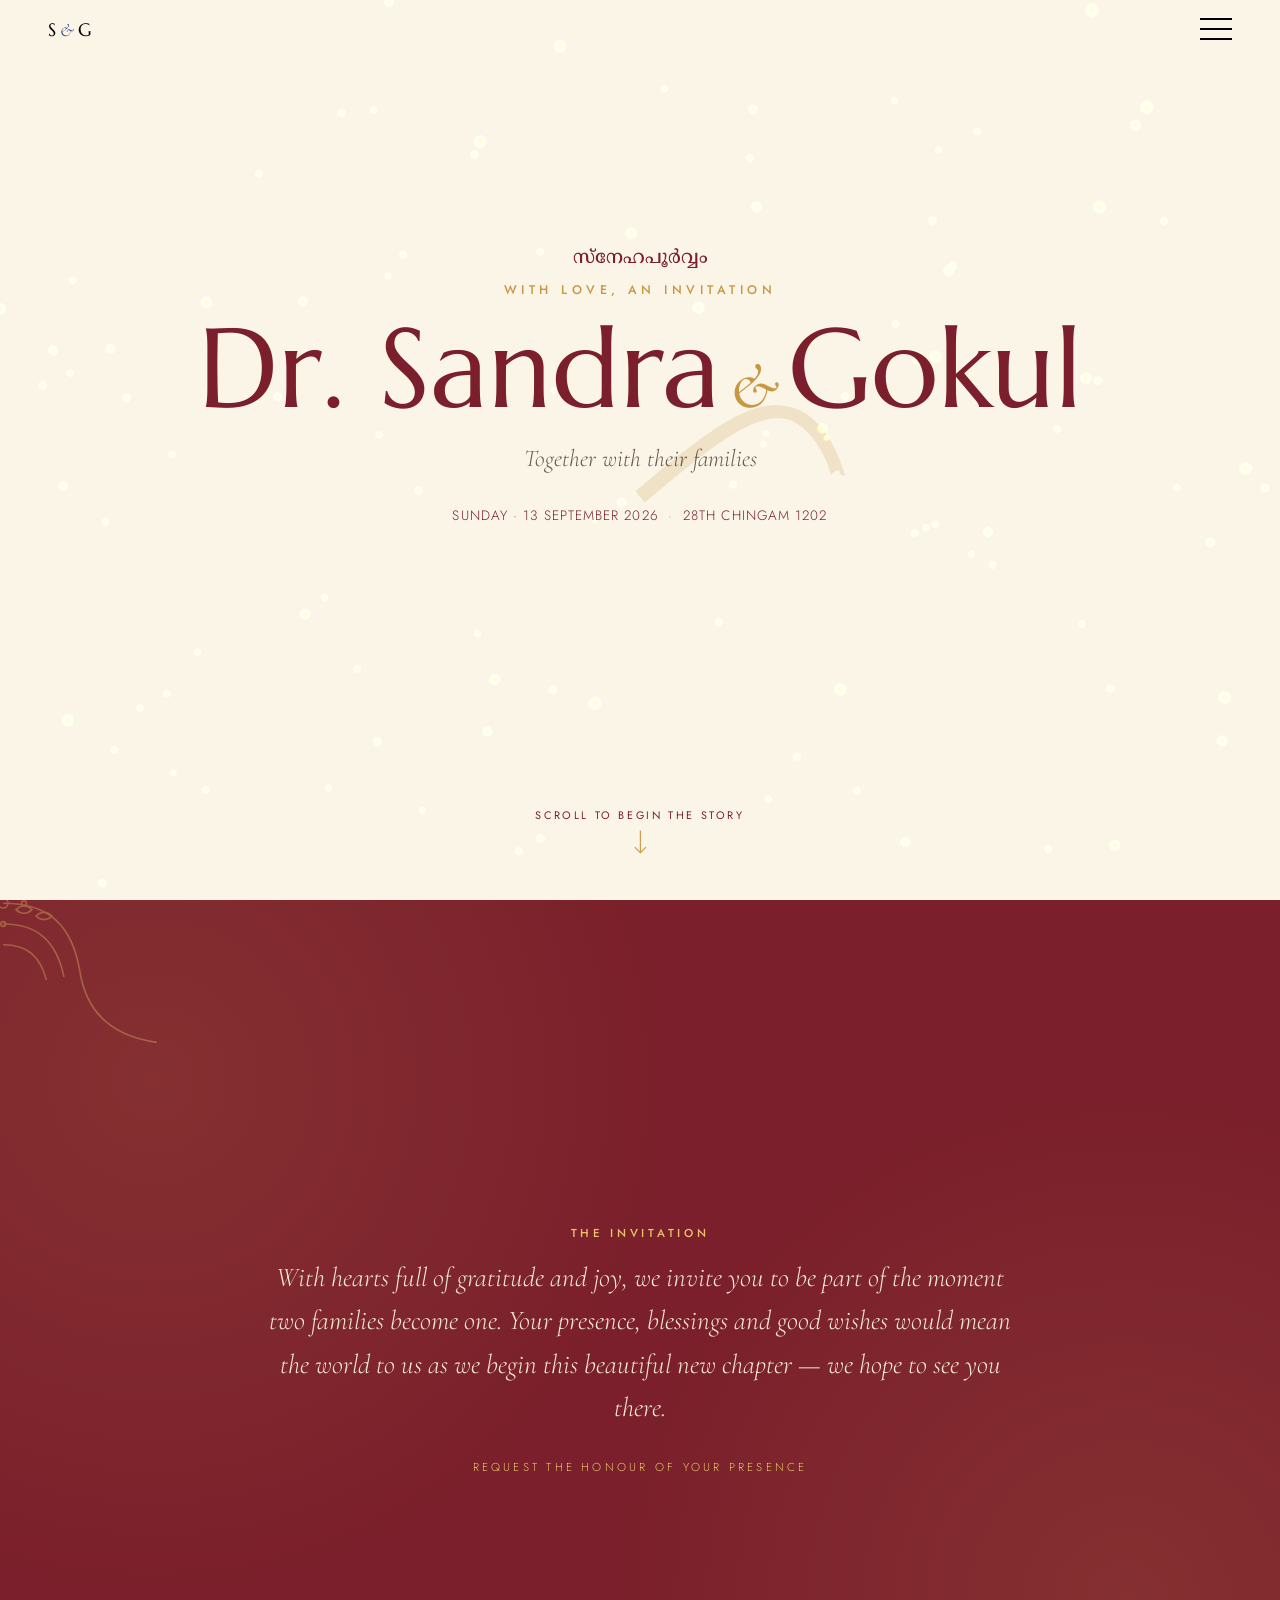
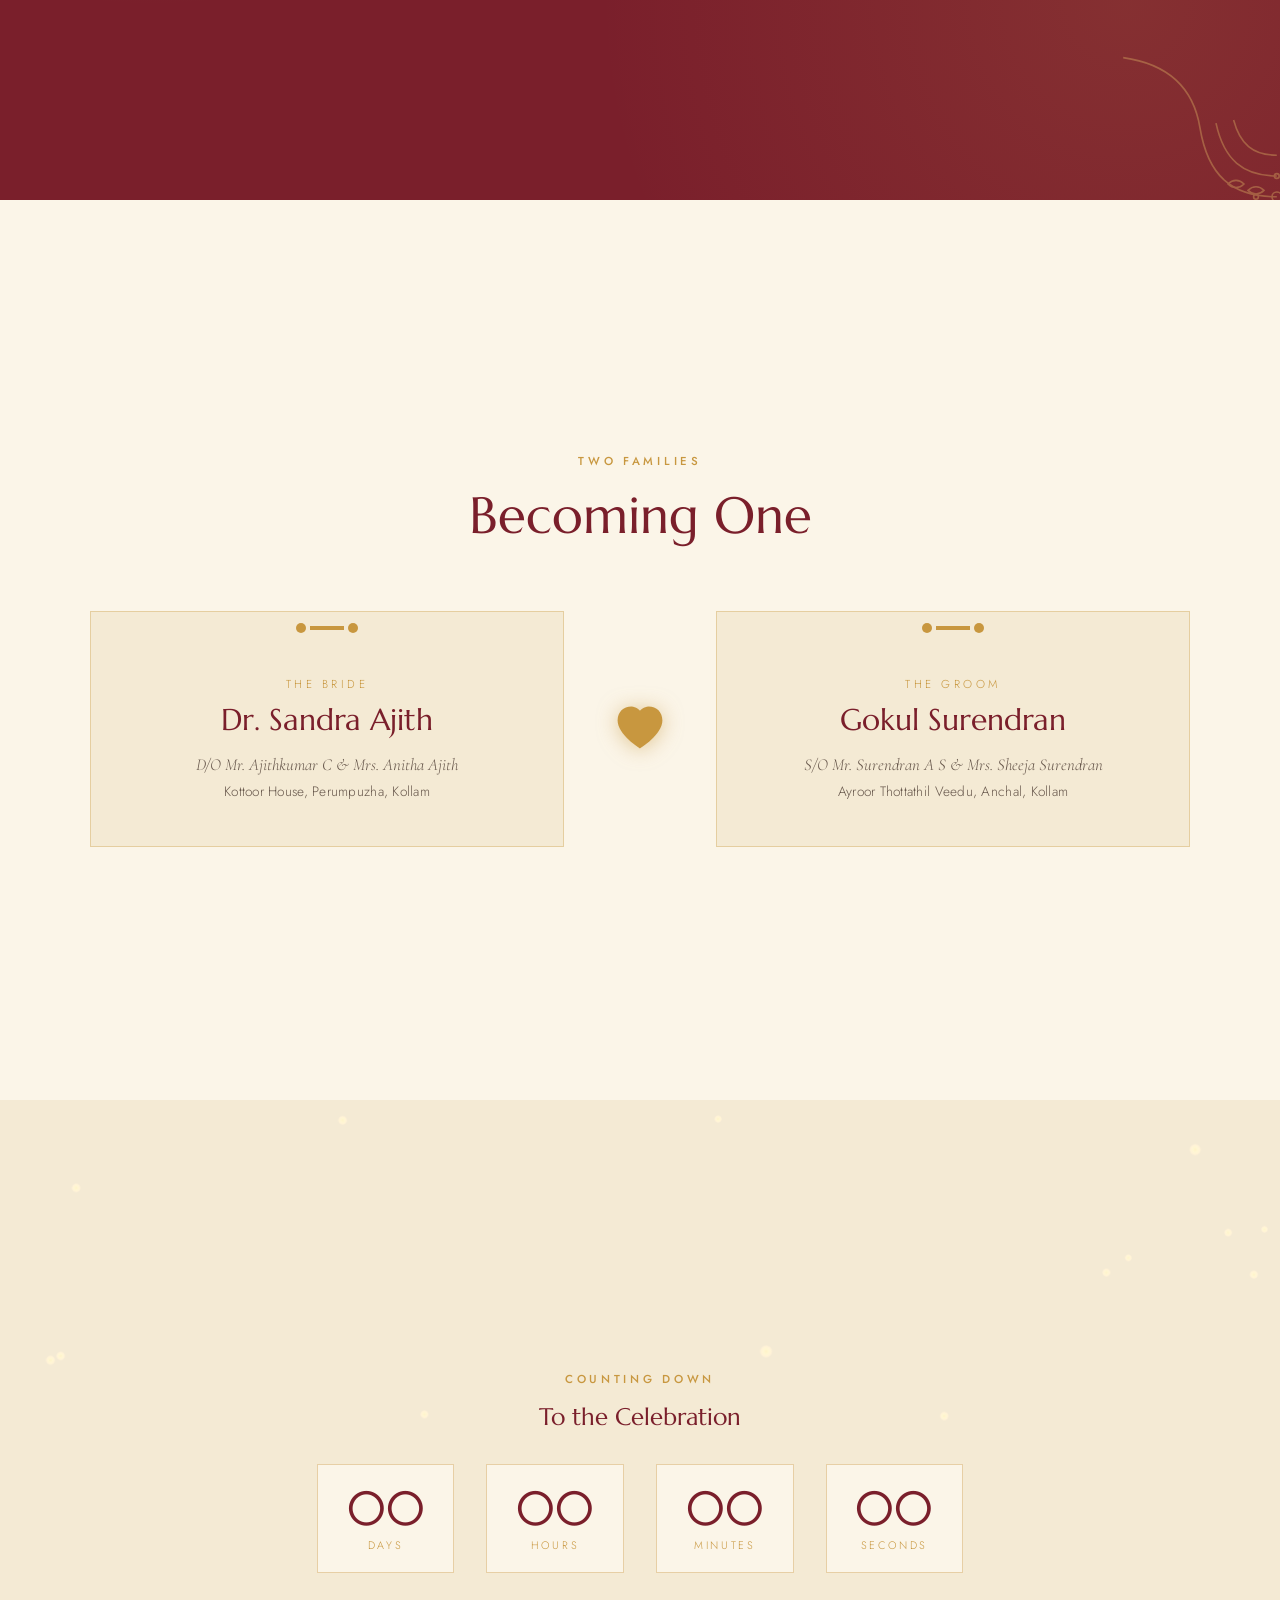
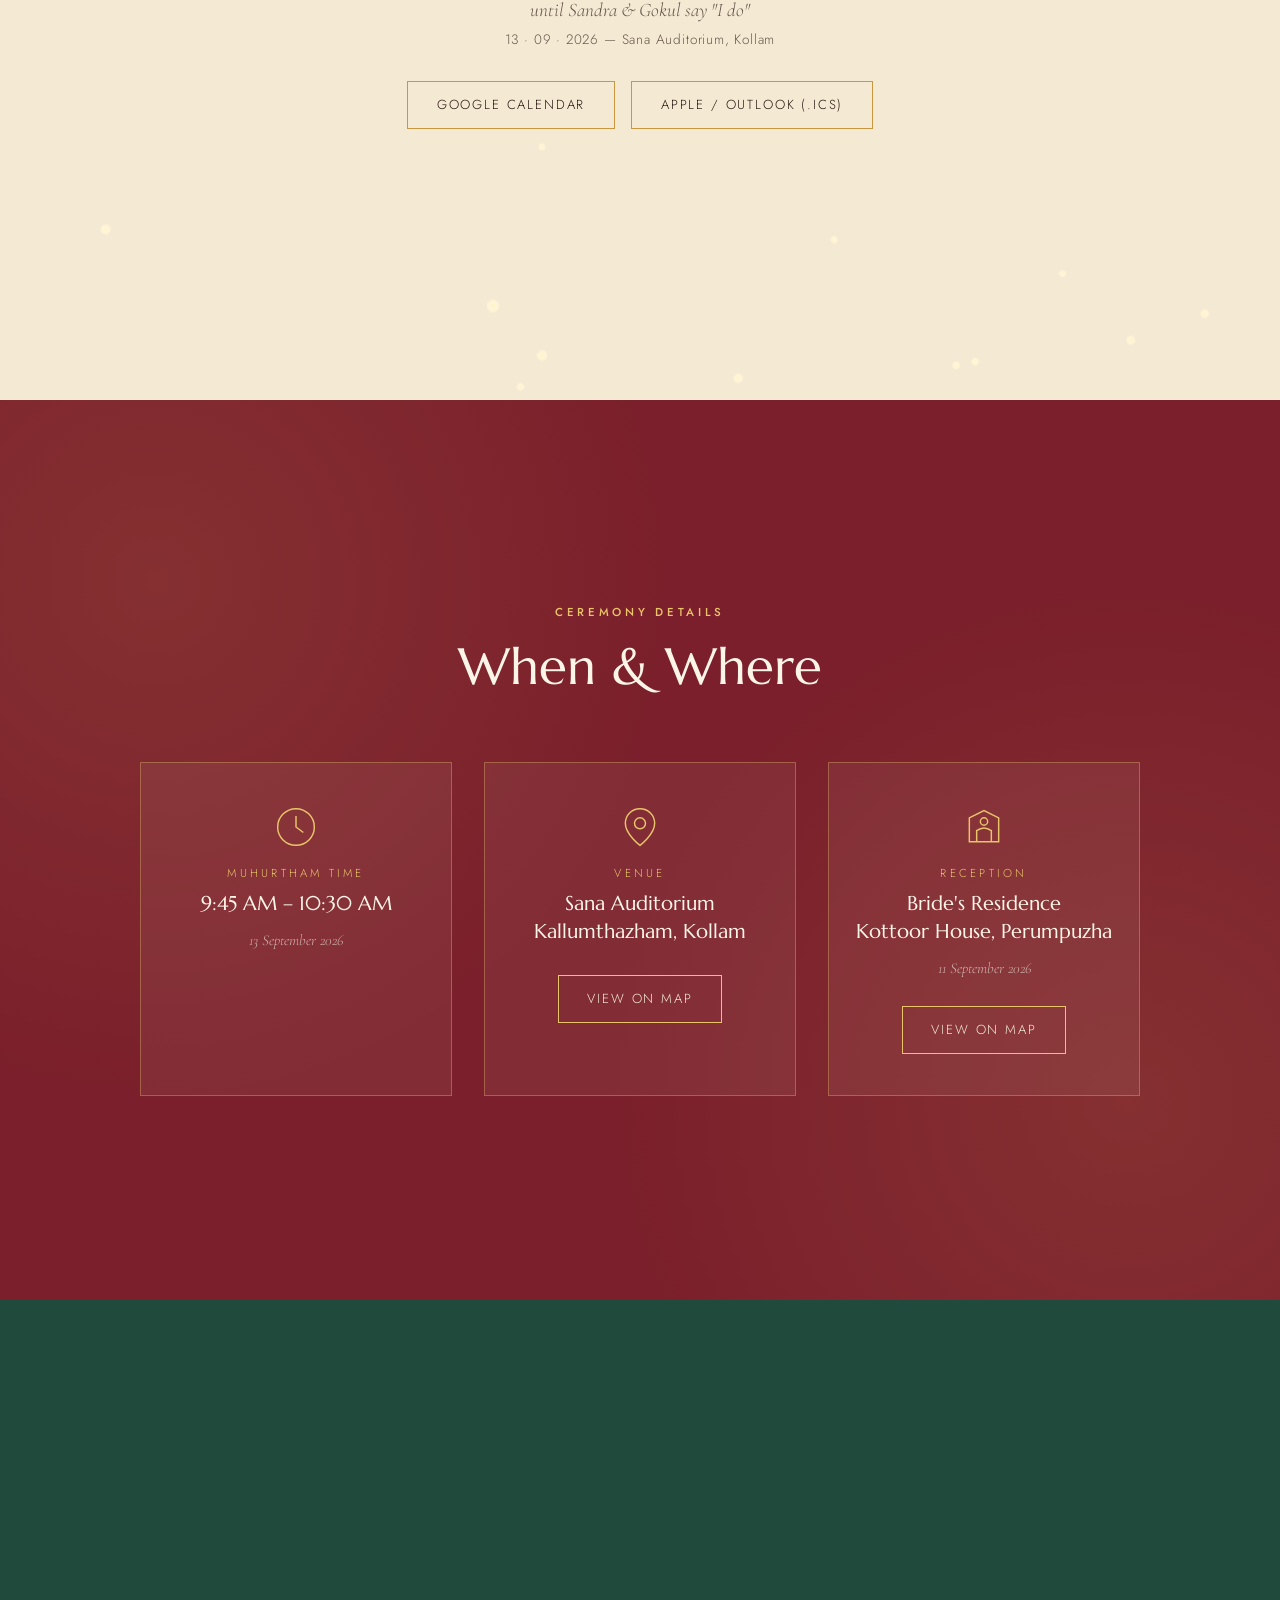
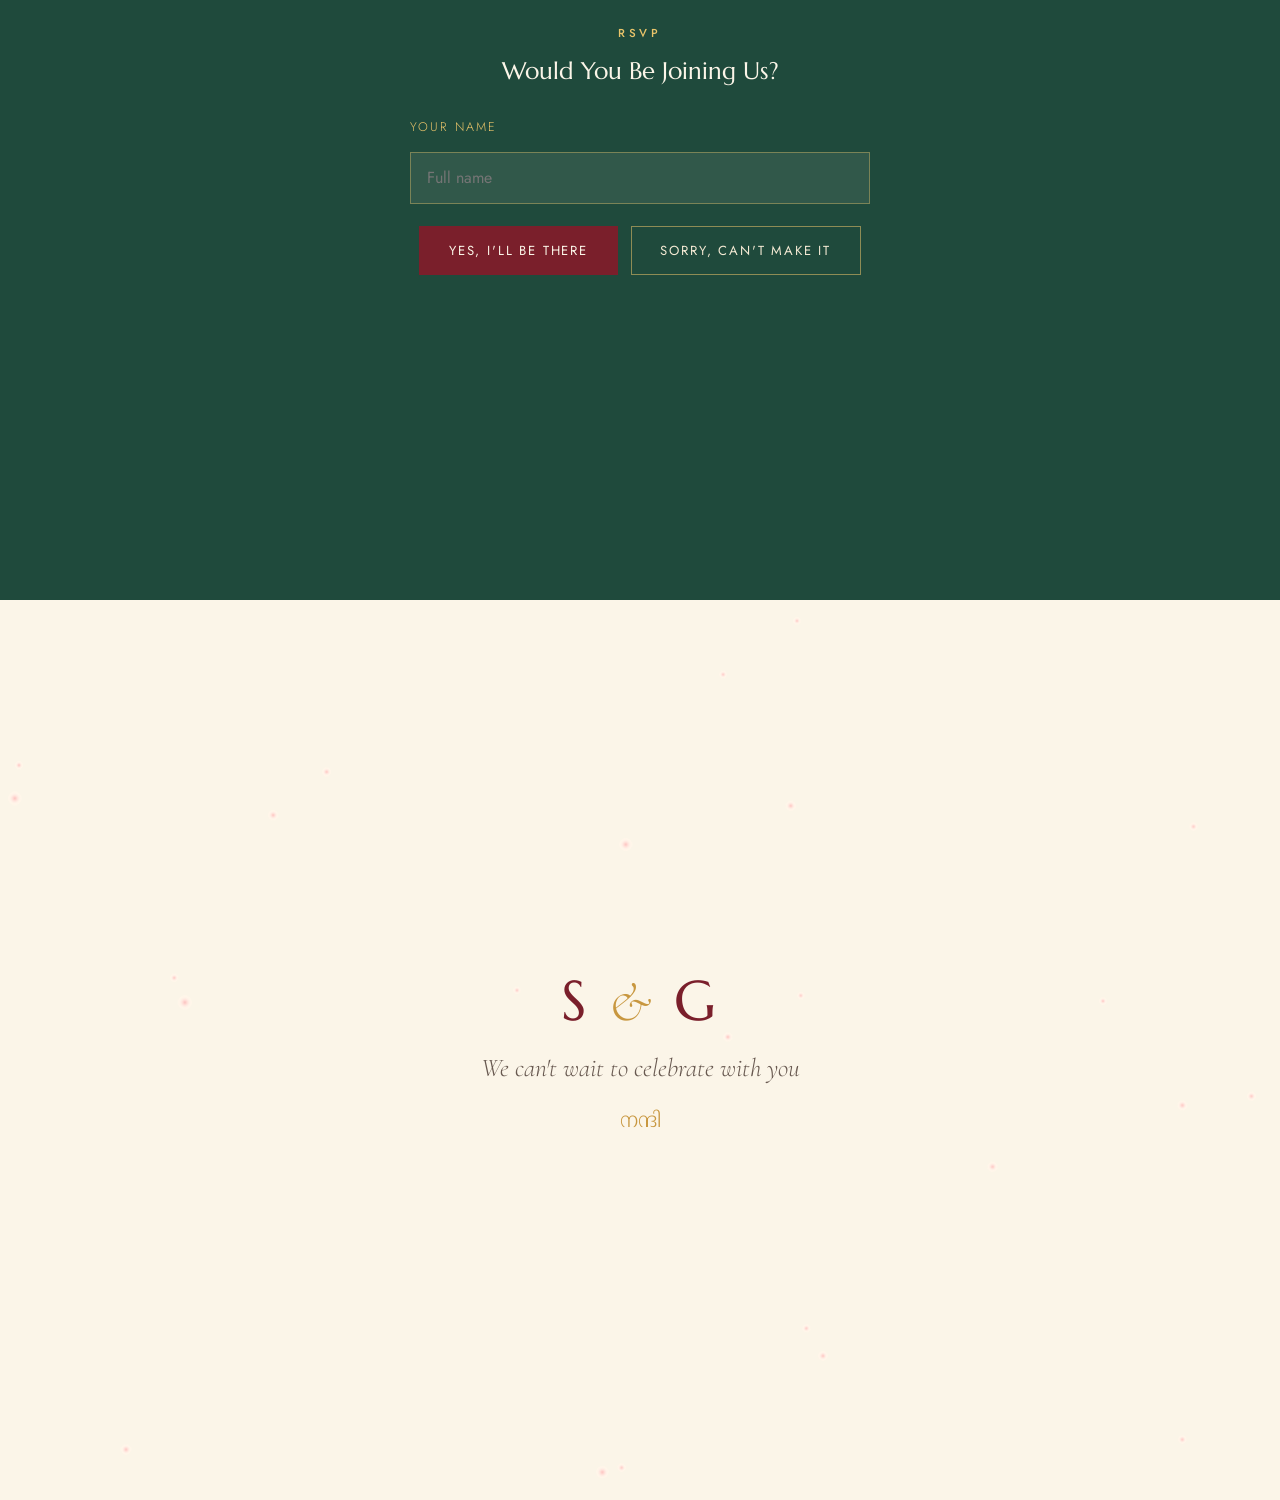
<file: index.html>
<!DOCTYPE html>
<html lang="en">
<head>
<meta charset="UTF-8" />
<meta name="viewport" content="width=device-width, initial-scale=1.0, viewport-fit=cover" />
<title>Sandra &amp; Gokul — Wedding Invitation</title>
<meta name="description" content="You are cordially invited to the wedding of Dr. Sandra Ajith and Gokul Surendran, Sunday 13th September 2026, Sana Auditorium, Kallumthazham, Kollam." />

<link rel="preconnect" href="https://fonts.googleapis.com" />
<link rel="preconnect" href="https://fonts.gstatic.com" crossorigin />
<link href="https://fonts.googleapis.com/css2?family=Marcellus&family=Cormorant+Garamond:ital,wght@0,400;0,500;0,600;1,500&family=Jost:wght@300;400;500;600&family=Noto+Serif+Malayalam:wght@400;600&display=swap" rel="stylesheet" />

<link rel="stylesheet" href="style.css" />

<script type="importmap">
{
  "imports": {
    "three": "./assets/vendor/three.module.min.js"
  }
}
</script>
</head>
<body class="page-loading">

<!-- ============ NAV ============ -->
<nav id="site-nav">
  <a href="#hero" class="nav-monogram">S<span class="amp">&amp;</span>G</a>
  <button id="nav-toggle" aria-label="Open menu" aria-expanded="false">
    <span></span><span></span><span></span>
  </button>
  <div id="nav-menu">
    <a href="#families" data-nav>The Families</a>
    <a href="#countdown" data-nav>Countdown</a>
    <a href="#ceremony" data-nav>Ceremony</a>
    <a href="#rsvp" data-nav>RSVP</a>
  </div>
</nav>

<main>

  <!-- ============ HERO ============ -->
  <section id="hero" class="section" data-tier="1">
    <canvas id="hero-canvas"></canvas>
    <div class="hero-content reveal">
      <p class="eyebrow eyebrow-malayalam"> സ്നേഹപൂർവ്വം</p>
      <p class="eyebrow">With love, an invitation</p>
      <h1 class="hero-names">
        <span class="name">Dr. Sandra</span>
        <span class="hero-amp">&amp;</span>
        <span class="name">Gokul</span>
      </h1>
      <p class="hero-sub">Together with their families</p>
      <div class="hero-date">
        <span>Sunday · 13 September 2026</span>
        <span class="dot">·</span>
        <span>28th Chingam 1202</span>
      </div>
    </div>
    <button class="scroll-cue" id="scroll-cue" aria-label="Scroll to begin">
      <span>Scroll to begin the story</span>
      <svg viewBox="0 0 24 40"><path d="M12 2 L12 34 M4 26 L12 34 L20 26" /></svg>
    </button>
  </section>

  <!-- ============ BLESSING / INVITATION TEXT ============ -->
  <section id="blessing" class="section pattern-band" data-tier="2">
    <div class="mural-corner mural-corner-tl" aria-hidden="true"></div>
    <div class="mural-corner mural-corner-br" aria-hidden="true"></div>
    <div class="blessing-content reveal">
      <p class="kicker">The Invitation</p>
      <p class="blessing-text">
        With hearts full of gratitude and joy, we invite you to be part of the moment
        two families become one. Your presence, blessings and good wishes would mean
        the world to us as we begin this beautiful new chapter — we hope to see you there.
      </p>
      <p class="blessing-signoff">Request the honour of your presence</p>
    </div>
  </section>

  <!-- ============ FAMILIES ============ -->
  <section id="families" class="section" data-tier="2">
    <div class="section-head reveal">
      <p class="kicker">Two Families</p>
      <h2>Becoming One</h2>
    </div>
    <div class="families-grid">
      <article class="family-card reveal" data-side="bride">
        <div class="family-ornament" aria-hidden="true"></div>
        <p class="family-role">The Bride</p>
        <h3>Dr. Sandra Ajith</h3>
        <p class="family-lineage">D/O Mr. Ajithkumar C &amp; Mrs. Anitha Ajith</p>
        <p class="family-house">Kottoor House, Perumpuzha, Kollam</p>
      </article>

      <!-- Heart divider -->
      <div class="family-divider reveal" aria-hidden="true">
        <svg viewBox="0 0 80 80" class="heart-divider-svg" xmlns="http://www.w3.org/2000/svg">
          <path d="M40 68 C40 68 8 48 8 28 C8 16 16 8 28 8 C34 8 40 14 40 14 C40 14 46 8 52 8 C64 8 72 16 72 28 C72 48 40 68 40 68Z"/>
        </svg>
      </div>

      <article class="family-card reveal" data-side="groom">
        <div class="family-ornament" aria-hidden="true"></div>
        <p class="family-role">The Groom</p>
        <h3>Gokul Surendran</h3>
        <p class="family-lineage">S/O Mr. Surendran A S &amp; Mrs. Sheeja Surendran</p>
        <p class="family-house">Ayroor Thottathil Veedu, Anchal, Kollam</p>
      </article>
    </div>
  </section>

  <!-- ============ COUNTDOWN ============ -->
  <section id="countdown" class="section" data-tier="3">
    <canvas id="countdown-canvas"></canvas>
    <div class="countdown-content reveal">
      <p class="kicker">Counting Down</p>
      <h2>To the Celebration</h2>
      <div class="countdown-grid" id="countdown-grid">
        <div class="countdown-unit"><span class="cd-value" id="cd-days">00</span><span class="cd-label">Days</span></div>
        <div class="countdown-unit"><span class="cd-value" id="cd-hours">00</span><span class="cd-label">Hours</span></div>
        <div class="countdown-unit"><span class="cd-value" id="cd-mins">00</span><span class="cd-label">Minutes</span></div>
        <div class="countdown-unit"><span class="cd-value" id="cd-secs">00</span><span class="cd-label">Seconds</span></div>
      </div>
      <p class="countdown-caption">until Sandra &amp; Gokul say "I do"</p>
      <p class="countdown-sub">13 · 09 · 2026 — Sana Auditorium, Kollam</p>
      <div class="calendar-buttons">
        <a id="gcal-link" href="#" target="_blank" rel="noopener" class="btn btn-ghost">Google Calendar</a>
        <a id="ics-link" href="#" download="sandra-gokul-wedding.ics" class="btn btn-ghost">Apple / Outlook (.ics)</a>
      </div>
    </div>
  </section>

  <!-- ============ CEREMONY DETAILS ============ -->
  <section id="ceremony" class="section pattern-band" data-tier="4">
    <div class="section-head reveal">
      <p class="kicker">Ceremony Details</p>
      <h2>When &amp; Where</h2>
    </div>
    <div class="ceremony-grid">
      <article class="ceremony-card reveal">
        <div class="ceremony-icon" aria-hidden="true">
          <svg viewBox="0 0 48 48"><circle cx="24" cy="24" r="20" /><path d="M24 12v12l8 6" /></svg>
        </div>
        <p class="ceremony-label">Muhurtham Time</p>
        <p class="ceremony-value">9:45 AM – 10:30 AM</p>
        <p class="ceremony-note">13 September 2026</p>
      </article>
      <article class="ceremony-card reveal">
        <div class="ceremony-icon" aria-hidden="true">
          <svg viewBox="0 0 48 48"><path d="M24 4C15 4 8 11 8 20c0 12 16 24 16 24s16-12 16-24c0-9-7-16-16-16z" /><circle cx="24" cy="20" r="6" /></svg>
        </div>
        <p class="ceremony-label">Venue</p>
        <p class="ceremony-value">Sana Auditorium<br />Kallumthazham, Kollam</p>
        <a class="btn btn-outline" href="https://www.google.com/maps/search/?api=1&query=Sana%20Auditorium%2C%20Kallumthazham%2C%20Kollam" target="_blank" rel="noopener">View on map</a>
      </article>
      <article class="ceremony-card reveal">
        <div class="ceremony-icon" aria-hidden="true">
          <svg viewBox="0 0 48 48">
            <path d="M8 14 L24 6 L40 14 L40 40 L8 40 Z" />
            <path d="M16 40 L16 28 Q24 22 32 28 L32 40" />
            <circle cx="24" cy="18" r="4" />
          </svg>
        </div>
        <p class="ceremony-label">Reception</p>
        <p class="ceremony-value">Bride's Residence<br />Kottoor House, Perumpuzha</p>
        <p class="ceremony-note">11 September 2026</p>
        <a class="btn btn-outline" href="https://maps.app.goo.gl/RsVtmaXy2NLYtUvH7" target="_blank" rel="noopener">View on map</a>
      </article>
    </div>

  </section>

  <!-- ============ RSVP ============ -->
  <section id="rsvp" class="section pattern-band-alt" data-tier="5">
    <div class="rsvp-wrap reveal">
      <p class="kicker">RSVP</p>
      <h2>Would You Be Joining Us?</h2>

      <form id="rsvp-form" novalidate>

        <div class="rsvp-step" data-step="1">
          <label for="rsvp-name">Your name</label>
          <input type="text" id="rsvp-name" name="name" placeholder="Full name" autocomplete="name" required />
          <p class="rsvp-error" id="rsvp-name-error">Please enter your name to continue</p>
          <div class="rsvp-choice-row">
            <button type="button" class="btn btn-primary" data-answer="yes">Yes, I'll be there</button>
            <button type="button" class="btn btn-ghost" data-answer="no">Sorry, can't make it</button>
          </div>
        </div>

        <div class="rsvp-step" data-step="2" hidden>
          <p class="rsvp-prompt-yes">Wonderful! How many will be joining?</p>
          <label for="rsvp-guests" class="sr-only">Number of guests</label>
          <div class="guest-counter">
            <button type="button" id="guest-minus" aria-label="Decrease guests">−</button>
            <input type="number" id="rsvp-guests" name="guests" min="1" max="10" value="1" />
            <button type="button" id="guest-plus" aria-label="Increase guests">+</button>
          </div>
          <div class="rsvp-choice-row">
            <button type="button" class="btn btn-primary" id="rsvp-continue">Continue</button>
            <button type="button" class="btn btn-ghost" id="rsvp-back-1">Back</button>
          </div>
        </div>

        <div class="rsvp-step" data-step="thanks-yes" hidden>
          <h3>Thank you!</h3>
          <p>We can't wait to celebrate with you.</p>
          <button type="button" class="btn btn-ghost" id="rsvp-change-1">Change response</button>
        </div>

        <div class="rsvp-step" data-step="thanks-no" hidden>
          <h3>We'll miss you</h3>
          <p>Thank you for letting us know — you'll be in our thoughts on the day.</p>
          <button type="button" class="btn btn-ghost" id="rsvp-change-2">Change response</button>
        </div>

      </form>
    </div>
  </section>

  <!-- ============ CLOSING BLESSING ============ -->
  <section id="closing" class="section" data-tier="6">
    <canvas id="closing-canvas"></canvas>
    <div class="closing-content reveal">
      <p class="closing-monogram">S <span class="amp">&amp;</span> G</p>
      <p class="closing-line">We can't wait to celebrate with you</p>
      <p class="closing-malayalam">നന്ദി</p>
    </div>
  </section>

</main>

<script type="module" src="script.js"></script>
</body>
</html>
</file>
<file: style.css>
/* Ensure the HTML hidden attribute always wins over display rules */
[hidden] { display: none !important; }

/* ============================================================
   DESIGN TOKENS
   Palette drawn from Kerala temple mural art & bell-metal:
   kavi red (mural background), antique gold (brass),
   deep mural green, warm ivory (jasmine/silk), ink brown (text).
   ============================================================ */
:root {
  --maroon-deep: #7a1f2b;
  --maroon-dark: #430f16;
  --ivory: #fbf5e8;
  --ivory-warm: #f4ead4;
  --gold: #c8973f;
  --gold-bright: #e9c46a;
  --teal-deep: #1f4a3c;
  --ink: #2a1710;
  --ink-soft: rgba(42, 23, 16, 0.7);

  --font-display: "Marcellus", serif;
  --font-script: "Cormorant Garamond", serif;
  --font-body: "Jost", sans-serif;
  --font-mal: "Noto Serif Malayalam", serif;

  --section-pad: clamp(4rem, 10vw, 8rem);
  --edge-pad: clamp(1.5rem, 6vw, 5rem);

  --ease-silk: cubic-bezier(0.22, 1, 0.36, 1);

  /* hand-drawn corner motif: curling lotus/mural linework, gold on transparent */
  --mural-svg: url("data:image/svg+xml;utf8,%3Csvg xmlns='http://www.w3.org/2000/svg' viewBox='0 0 200 200' fill='none' stroke='%23e9c46a' stroke-width='2'%3E%3Cpath d='M4 4 C 60 4 90 30 100 90 C 108 140 140 170 196 178'/%3E%3Cpath d='M4 30 C 46 30 70 50 80 96'/%3E%3Cpath d='M4 56 C 34 56 50 70 58 100'/%3E%3Ccircle cx='4' cy='4' r='6'/%3E%3Ccircle cx='30' cy='4' r='3'/%3E%3Ccircle cx='4' cy='30' r='3'/%3E%3Cpath d='M20 12 C 26 6 34 6 40 12 C 34 18 26 18 20 12 Z'/%3E%3Cpath d='M45 20 C 51 14 59 14 65 20 C 59 26 51 26 45 20 Z'/%3E%3C/svg%3E");
}

/* ============================================================
   RESET & BASE
   ============================================================ */
* { box-sizing: border-box; }
html { scroll-behavior: smooth; }
@media (prefers-reduced-motion: reduce) {
  html { scroll-behavior: auto; }
  * { animation-duration: 0.001ms !important; animation-iteration-count: 1 !important; transition-duration: 0.001ms !important; }
}

body {
  margin: 0;
  background: var(--ivory);
  color: var(--ink);
  font-family: var(--font-body);
  font-weight: 300;
  overflow-x: hidden;
  -webkit-font-smoothing: antialiased;
}

h1, h2, h3 { font-family: var(--font-display); font-weight: 400; margin: 0; color: var(--maroon-deep); }
p { margin: 0; }
a { color: inherit; }
button { font-family: var(--font-body); cursor: pointer; }
.sr-only { position: absolute; width: 1px; height: 1px; overflow: hidden; clip: rect(0 0 0 0); }

.section {
  position: relative;
  padding: var(--section-pad) var(--edge-pad);
  min-height: 100vh;
  display: flex;
  flex-direction: column;
  align-items: center;
  justify-content: center;
  text-align: center;
}

.kicker {
  font-family: var(--font-body);
  letter-spacing: 0.32em;
  text-transform: uppercase;
  font-size: 0.72rem;
  color: var(--gold);
  font-weight: 500;
  margin-bottom: 0.9rem;
}

.section-head { margin-bottom: clamp(2.5rem, 6vw, 4rem); }
.section-head h2 { font-size: clamp(2rem, 5vw, 3.2rem); }

/* subtle mural-inspired background bands */
.pattern-band, .pattern-band-alt {
  background-color: var(--maroon-deep);
  color: var(--ivory);
}
.pattern-band h2, .pattern-band-alt h2 { color: var(--ivory); }
.pattern-band .kicker, .pattern-band-alt .kicker { color: var(--gold-bright); }
.pattern-band {
  background-image:
    radial-gradient(circle at 12% 20%, rgba(232, 196, 106, 0.10) 0, transparent 40%),
    radial-gradient(circle at 88% 78%, rgba(232, 196, 106, 0.10) 0, transparent 40%);
}
.pattern-band-alt { background-color: var(--teal-deep); }
.pattern-band-alt .kicker { color: var(--gold-bright); }


/* ============================================================
   PAGE FADE-IN
   ============================================================ */
body.page-loading {
  opacity: 0;
}
body {
  transition: opacity 0.8s var(--ease-silk);
}



/* ============================================================
   NAV
   ============================================================ */
#site-nav {
  position: fixed; top: 0; left: 0; right: 0; z-index: 80;
  display: flex; align-items: center; justify-content: space-between;
  padding: 1.1rem clamp(1.2rem, 4vw, 3rem);
  mix-blend-mode: difference;
}
.nav-monogram {
  font-family: var(--font-display); font-size: 1.15rem; letter-spacing: 0.08em;
  color: var(--ivory); text-decoration: none;
}
.nav-monogram .amp { color: var(--gold-bright); margin: 0 0.15em; font-family: var(--font-script); font-style: italic; }
#nav-toggle {
  background: none; border: none; width: 32px; height: 22px; position: relative;
}
#nav-toggle span {
  position: absolute; left: 0; right: 0; height: 1.5px; background: var(--ivory);
  transition: transform 0.35s var(--ease-silk), opacity 0.35s;
}
#nav-toggle span:nth-child(1) { top: 0; }
#nav-toggle span:nth-child(2) { top: 10px; }
#nav-toggle span:nth-child(3) { top: 20px; }
#nav-toggle[aria-expanded="true"] span:nth-child(1) { transform: translateY(10px) rotate(45deg); }
#nav-toggle[aria-expanded="true"] span:nth-child(2) { opacity: 0; }
#nav-toggle[aria-expanded="true"] span:nth-child(3) { transform: translateY(-10px) rotate(-45deg); }

#nav-menu {
  position: fixed; top: 0; right: 0; height: 100vh; width: min(340px, 82vw);
  background: var(--maroon-deep); z-index: 79;
  display: flex; flex-direction: column; align-items: flex-start; justify-content: center; gap: 1.6rem;
  padding: 2rem clamp(2rem, 8vw, 3.5rem);
  transform: translateX(100%);
  transition: transform 0.55s var(--ease-silk);
}
#nav-menu.open { transform: translateX(0); }
#nav-menu a {
  color: var(--ivory-warm); text-decoration: none; font-family: var(--font-display);
  font-size: 1.3rem; letter-spacing: 0.02em; position: relative;
}
#nav-menu a::after {
  content: ""; position: absolute; left: 0; bottom: -4px; height: 1px; width: 0;
  background: var(--gold-bright); transition: width 0.4s var(--ease-silk);
}
#nav-menu a:hover::after { width: 100%; }

/* ============================================================
   REVEAL ANIMATION
   ============================================================ */
.reveal { opacity: 0; transform: translateY(28px); transition: opacity 1s var(--ease-silk), transform 1s var(--ease-silk); }
.reveal.in-view { opacity: 1; transform: translateY(0); }
.reveal-delay-1.in-view { transition-delay: 0.12s; }
.reveal-delay-2.in-view { transition-delay: 0.24s; }
.reveal-delay-3.in-view { transition-delay: 0.36s; }

/* ============================================================
   HERO
   ============================================================ */
#hero { padding-top: 0; overflow: hidden; }
#hero-canvas { position: absolute; inset: 0; width: 100%; height: 100%; z-index: 0; }
.hero-content { position: relative; z-index: 2; display: flex; flex-direction: column; align-items: center; gap: 0.4rem; }
.eyebrow {
  font-size: 0.78rem; letter-spacing: 0.36em; text-transform: uppercase; color: var(--gold);
  font-weight: 500;
}
.eyebrow-malayalam {
  font-family: var(--font-mal); letter-spacing: 0.02em; text-transform: none; font-size: 1.15rem;
  color: var(--maroon-deep); margin-bottom: 0.3rem; letter-spacing: normal;
}
.hero-names {
  display: flex; align-items: baseline; gap: 0.4em; flex-wrap: wrap; justify-content: center;
  margin: 0.6rem 0 0.8rem;
}
.hero-names .name {
  font-size: clamp(3rem, 11vw, 7rem); color: var(--maroon-deep); line-height: 0.95;
}
.hero-amp {
  font-family: var(--font-script); font-style: italic; font-weight: 500;
  font-size: clamp(2rem, 6vw, 4rem); color: var(--gold);
}
.hero-sub { font-family: var(--font-script); font-style: italic; font-size: clamp(1.1rem, 2.4vw, 1.5rem); color: var(--ink-soft); }
.hero-date {
  margin-top: 1.6rem; display: flex; gap: 0.6rem; align-items: center;
  font-size: 0.85rem; letter-spacing: 0.08em; text-transform: uppercase; color: var(--maroon-deep);
}
.hero-date .dot { color: var(--gold); }

.scroll-cue {
  position: absolute; bottom: clamp(1.5rem, 4vw, 2.6rem); left: 50%; transform: translateX(-50%);
  background: none; border: none; color: var(--maroon-deep); z-index: 2;
  display: flex; flex-direction: column; align-items: center; gap: 0.4rem;
}
.scroll-cue span { font-size: 0.68rem; letter-spacing: 0.24em; text-transform: uppercase; }
.scroll-cue svg { width: 18px; height: 28px; fill: none; stroke: var(--gold); stroke-width: 1.6; animation: bob 1.8s ease-in-out infinite; }
@keyframes bob { 0%,100% { transform: translateY(0); } 50% { transform: translateY(6px); } }

/* ============================================================
   MURAL CORNER MOTIFS
   ============================================================ */
.mural-corner {
  position: absolute; width: clamp(90px, 16vw, 160px); height: clamp(90px, 16vw, 160px);
  opacity: 0.35; pointer-events: none;
  background-repeat: no-repeat; background-size: contain;
}
.mural-corner-tl { top: 0; left: 0; background-image: var(--mural-svg); }
.mural-corner-br { bottom: 0; right: 0; transform: rotate(180deg); background-image: var(--mural-svg); }

/* ============================================================
   BLESSING
   ============================================================ */
.blessing-content { max-width: 760px; position: relative; z-index: 1; }
.blessing-text {
  font-family: var(--font-script); font-style: italic; font-size: clamp(1.25rem, 2.6vw, 1.7rem);
  line-height: 1.6; color: var(--ivory-warm);
}
.blessing-signoff {
  margin-top: 1.8rem; text-transform: uppercase; letter-spacing: 0.28em; font-size: 0.72rem; color: var(--gold-bright);
}

/* ============================================================
   FAMILIES
   ============================================================ */
.families-grid {
  display: grid; grid-template-columns: 1fr auto 1fr; gap: clamp(1.5rem, 4vw, 3rem);
  align-items: center; max-width: 1100px; width: 100%;
}
.family-card {
  background: var(--ivory-warm); border: 1px solid rgba(200, 151, 63, 0.35);
  padding: clamp(2rem, 4vw, 2.8rem) clamp(1.5rem, 3vw, 2.2rem); position: relative;
}
.family-ornament {
  position: absolute; top: 14px; left: 50%; transform: translateX(-50%);
  width: 34px; height: 4px; background: var(--gold);
}
.family-ornament::before, .family-ornament::after {
  content: ""; position: absolute; top: -3px; width: 10px; height: 10px; border-radius: 50%; background: var(--gold);
}
.family-ornament::before { left: -14px; }
.family-ornament::after { right: -14px; }
.family-role { font-size: 0.72rem; letter-spacing: 0.3em; text-transform: uppercase; color: var(--gold); margin-top: 1.2rem; }
.family-card h3 { font-size: clamp(1.5rem, 3vw, 1.9rem); margin: 0.5rem 0 0.9rem; }
.family-lineage { font-family: var(--font-script); font-style: italic; font-size: 1.05rem; color: var(--ink-soft); margin-bottom: 0.4rem; }
.family-house { font-size: 0.85rem; color: var(--ink-soft); letter-spacing: 0.02em; }

/* Heart divider between family cards */
.family-divider {
  display: flex;
  align-items: center;
  justify-content: center;
}
.heart-divider-svg {
  width: 56px;
  height: 56px;
  fill: var(--gold);
  filter: drop-shadow(0 2px 10px rgba(200,151,63,0.5));
  animation: heartbeat 2s ease-in-out infinite;
}
@keyframes heartbeat {
  0%, 100% { transform: scale(1); }
  14% { transform: scale(1.12); }
  28% { transform: scale(1); }
  42% { transform: scale(1.06); }
  56% { transform: scale(1); }
}

@media (max-width: 760px) {
  .families-grid { grid-template-columns: 1fr; }
  .family-divider { transform: none; margin: 0 auto; width: 56px; }
}

/* ============================================================
   COUNTDOWN
   ============================================================ */
#countdown { background: var(--ivory-warm); overflow: hidden; }
#countdown-canvas { position: absolute; inset: 0; width: 100%; height: 100%; z-index: 0; opacity: 0.5; }
.countdown-content { position: relative; z-index: 1; }
.countdown-content h2 { margin-bottom: 2rem; }
.countdown-grid { display: flex; gap: clamp(0.8rem, 3vw, 2rem); justify-content: center; flex-wrap: wrap; }
.countdown-unit {
  background: var(--ivory); border: 1px solid rgba(200, 151, 63, 0.4);
  padding: 1.2rem clamp(1rem, 3vw, 1.8rem); min-width: 90px;
  display: flex; flex-direction: column; align-items: center; gap: 0.3rem;
}
.cd-value { font-family: var(--font-display); font-size: clamp(2rem, 5vw, 3rem); color: var(--maroon-deep); line-height: 1; }
.cd-label { font-size: 0.68rem; letter-spacing: 0.24em; text-transform: uppercase; color: var(--gold); }
.countdown-caption { margin-top: 1.6rem; font-family: var(--font-script); font-style: italic; font-size: 1.2rem; color: var(--ink-soft); }
.countdown-sub { margin-top: 0.4rem; font-size: 0.85rem; letter-spacing: 0.06em; color: var(--ink-soft); }
.calendar-buttons { margin-top: 2rem; display: flex; gap: 1rem; flex-wrap: wrap; justify-content: center; }

/* ============================================================
   BUTTONS
   ============================================================ */
.btn {
  display: inline-block; text-decoration: none; padding: 0.85rem 1.8rem; font-size: 0.82rem;
  letter-spacing: 0.14em; text-transform: uppercase; border: 1px solid var(--gold);
  transition: background 0.4s var(--ease-silk), color 0.4s var(--ease-silk), border-color 0.4s;
  background: none; color: var(--maroon-deep);
}
.btn-primary { background: var(--maroon-deep); border-color: var(--maroon-deep); color: var(--ivory); }
.btn-primary:hover { background: var(--gold); border-color: var(--gold); color: var(--maroon-dark); }
.btn-ghost { color: inherit; }
.btn-ghost:hover { background: rgba(200, 151, 63, 0.15); }
.btn-outline { margin-top: 1.2rem; }
.btn-outline:hover { background: var(--gold); color: var(--maroon-dark); }
.pattern-band .btn, .pattern-band .btn-ghost { color: var(--ivory-warm); border-color: var(--gold-bright); }
.pattern-band .btn-ghost:hover { background: rgba(233, 196, 106, 0.15); }

/* ============================================================
   CEREMONY
   ============================================================ */
.ceremony-grid { display: grid; grid-template-columns: repeat(auto-fit, minmax(200px, 1fr)); gap: clamp(1.2rem, 3vw, 2rem); max-width: 1000px; width: 100%; }
.ceremony-card {
  background: rgba(251, 245, 232, 0.06); border: 1px solid rgba(233, 196, 106, 0.35);
  padding: clamp(1.8rem, 4vw, 2.6rem) 1.6rem; display: flex; flex-direction: column; align-items: center; gap: 0.6rem;
}
.ceremony-icon { width: 44px; height: 44px; margin-bottom: 0.4rem; }
.ceremony-icon svg { width: 100%; height: 100%; fill: none; stroke: var(--gold-bright); stroke-width: 1.6; }
.ceremony-label { font-size: 0.72rem; letter-spacing: 0.28em; text-transform: uppercase; color: var(--gold-bright); }
.ceremony-value { font-family: var(--font-display); font-size: 1.25rem; color: var(--ivory); line-height: 1.4; }
.ceremony-note { font-family: var(--font-script); font-style: italic; font-size: 0.95rem; color: rgba(251,245,232,0.65); margin-top: 0.2rem; }
@media (max-width: 640px) { .ceremony-grid { grid-template-columns: 1fr; } }

/* ============================================================
   RSVP
   ============================================================ */
.rsvp-wrap { max-width: 460px; width: 100%; }
.rsvp-wrap h2 { color: var(--ivory); margin-bottom: 2rem; }
#rsvp-form { display: flex; flex-direction: column; gap: 1rem; }
.rsvp-step { display: flex; flex-direction: column; gap: 1rem; align-items: center; }
.rsvp-step label { align-self: flex-start; font-size: 0.78rem; letter-spacing: 0.16em; text-transform: uppercase; color: var(--gold-bright); }
.rsvp-step input[type="text"], .rsvp-step input[type="number"] {
  width: 100%; background: rgba(251, 245, 232, 0.08); border: 1px solid rgba(233, 196, 106, 0.4);
  color: var(--ivory); padding: 0.85rem 1rem; font-family: var(--font-body); font-size: 1rem;
}
.rsvp-step input:focus { outline: 2px solid var(--gold-bright); outline-offset: 2px; }
.rsvp-error { font-size: 0.78rem; color: var(--gold-bright); align-self: flex-start; display: none; }
.rsvp-error.show { display: block; }
.rsvp-choice-row { display: flex; gap: 0.8rem; flex-wrap: wrap; justify-content: center; width: 100%; margin-top: 0.4rem; }
.rsvp-prompt-yes { font-family: var(--font-script); font-style: italic; font-size: 1.2rem; color: var(--ivory-warm); }
.guest-counter { display: flex; align-items: center; gap: 1rem; }
.guest-counter button {
  width: 44px;
  height: 44px;
  min-width: 44px;
  min-height: 44px;
  aspect-ratio: 1 / 1;
  flex-shrink: 0;
  border: 1.5px solid var(--gold-bright);
  background: none;
  color: var(--ivory);
  font-size: 1.3rem;
  line-height: 1;
  border-radius: 50%;
  display: flex;
  align-items: center;
  justify-content: center;
  padding: 0;
  transition: background 0.3s, color 0.3s;
}
.guest-counter button:hover { background: var(--gold-bright); color: var(--teal-deep); }
.guest-counter input {
  width: 60px; text-align: center; background: none; border: none; border-bottom: 1px solid var(--gold-bright);
  color: var(--ivory); font-size: 1.3rem; font-family: var(--font-display);
}
.rsvp-step[data-step^="thanks"] h3 { color: var(--ivory); font-size: 1.6rem; margin-bottom: 0.6rem; }
.rsvp-step[data-step^="thanks"] p { color: rgba(251,245,232,0.8); margin-bottom: 1rem; }
.pattern-band-alt .btn-ghost { color: var(--ivory-warm); border-color: rgba(233,196,106,0.55); }
.pattern-band-alt .btn-ghost:hover { background: rgba(233,196,106,0.15); }

/* ============================================================
   CLOSING
   ============================================================ */
#closing { overflow: hidden; }
#closing-canvas { position: absolute; inset: 0; width: 100%; height: 100%; z-index: 0; }
.closing-content { position: relative; z-index: 1; display: flex; flex-direction: column; align-items: center; gap: 1rem; }
.closing-monogram { font-family: var(--font-display); font-size: clamp(2.2rem, 6vw, 3.5rem); color: var(--maroon-deep); letter-spacing: 0.05em; }
.closing-monogram .amp { font-family: var(--font-script); font-style: italic; color: var(--gold); }
.closing-line { font-family: var(--font-script); font-style: italic; font-size: clamp(1.2rem, 2.6vw, 1.6rem); color: var(--ink-soft); }
.closing-malayalam { font-family: var(--font-mal); font-size: 1.3rem; color: var(--gold); margin-top: 0.6rem; }

/* ============================================================
   FOCUS VISIBILITY
   ============================================================ */
a:focus-visible, button:focus-visible, input:focus-visible {
  outline: 2px solid var(--gold-bright); outline-offset: 3px;
}
</file>
